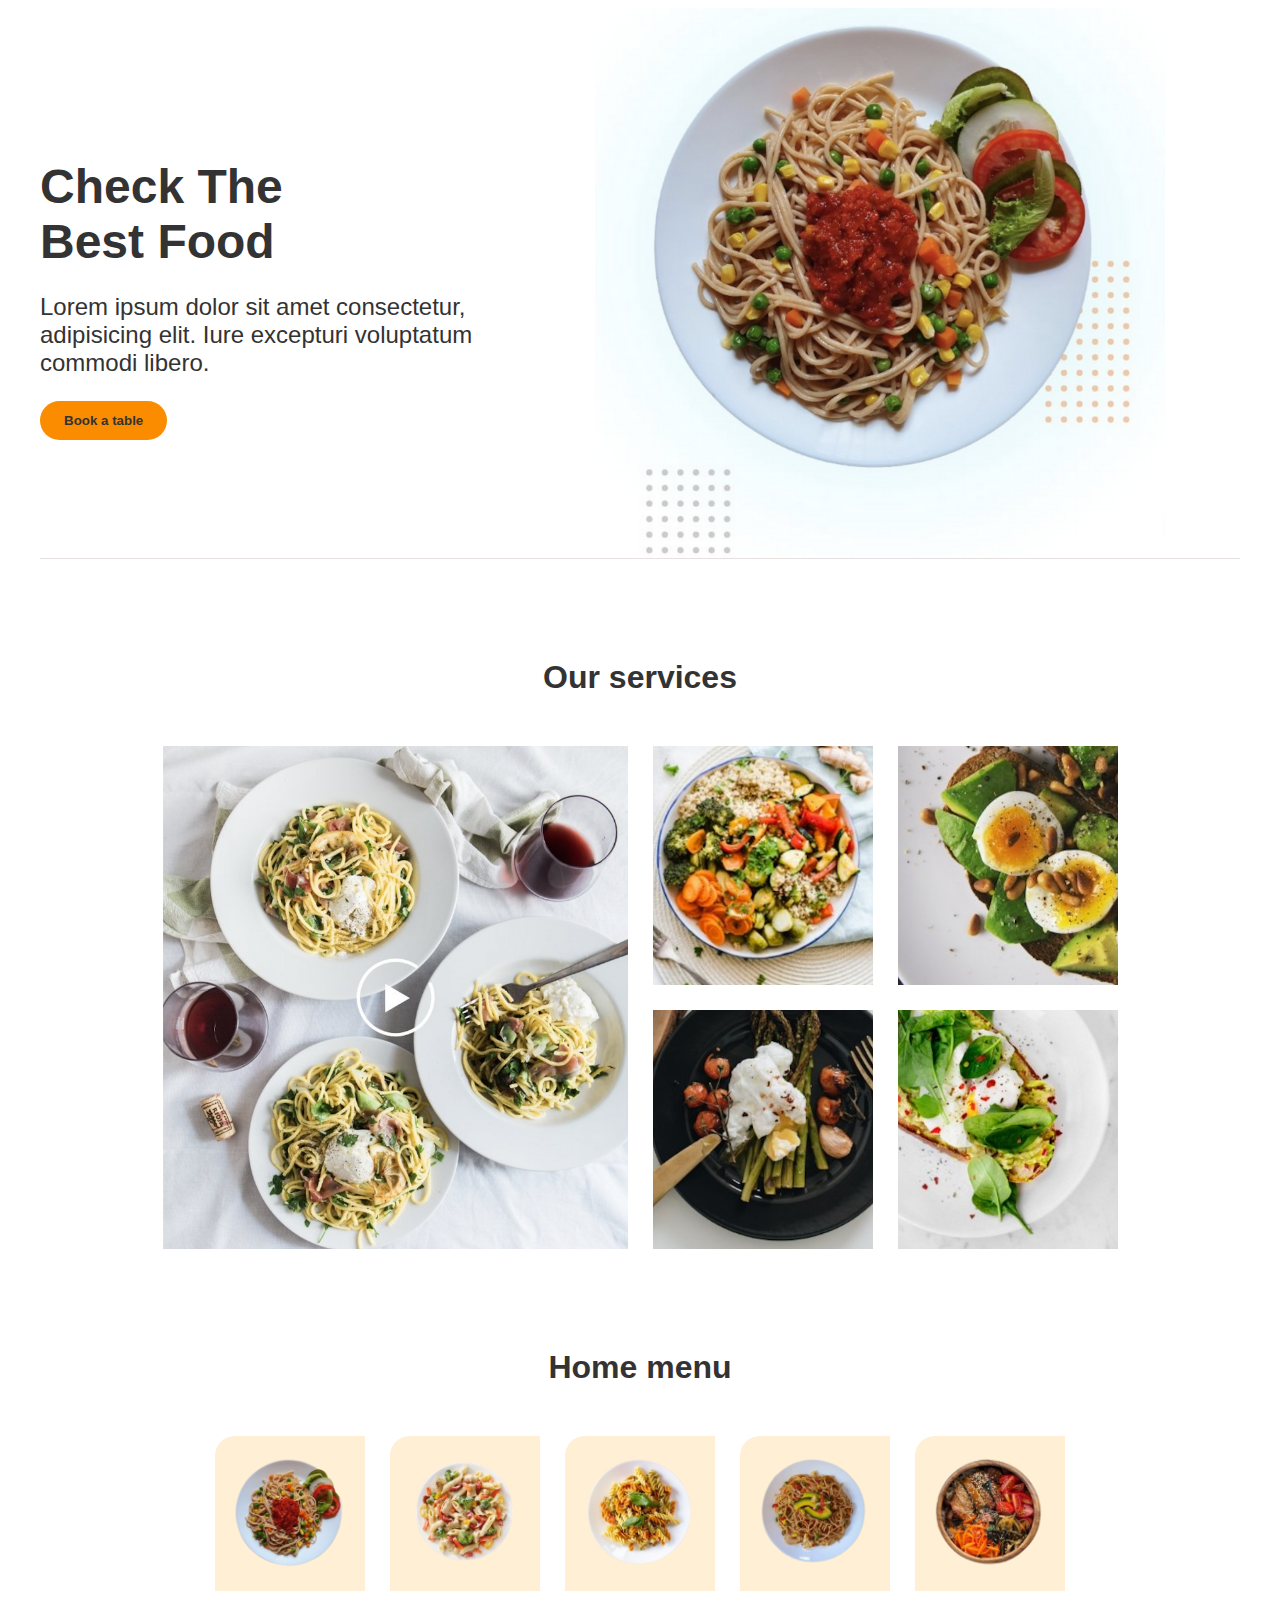
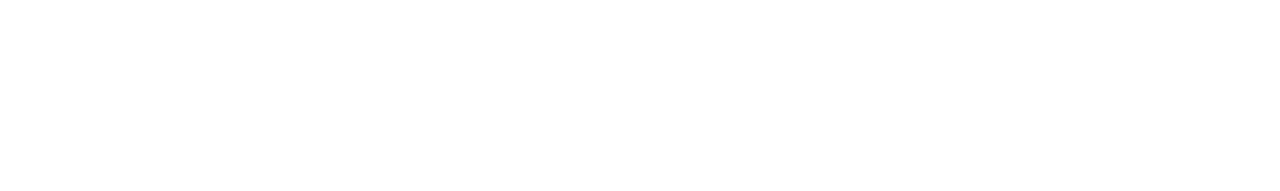
<file: proyecto/index.html>
<!DOCTYPE html>
<html lang="en">
<head>
    <meta charset="UTF-8">
    <meta http-equiv="X-UA-Compatible" content="IE=edge">
    <meta name="viewport" content="width=device-width, initial-scale=1.0">
    <link rel="stylesheet" href="./styles.css">
    <title>Proyecto</title>
</head>
<body>
    <main>
        <section class="hero">
            <div class="info">
                <h1 class="info-title">Check The<br> Best Food</h1>
                <p class="info-subtitle">Lorem ipsum dolor sit amet consectetur, adipisicing elit. Iure excepturi voluptatum commodi libero.</p>
                <button class="info-botton">Book a table</button>
            </div>
            <img class="hero-image" src="./imagenes/hero.png" alt="Plato de pasta con salsa y vegetales.">
        </section>
        <section class="dishes">
            <h2 class="dishes-title">Our services</h2>
            <div class="dishes-grid">
                <img class="dishes-item dishes-item_big " src="./imagenes/video.png" alt="Una mesa con platos de pasta.">
                <img class="dishes-item" src="./imagenes/dish1.png" alt="Bowl de vegetales">
                <img class="dishes-item" src="./imagenes/dish2.png" alt="Bowl de vegetales">
                <img class="dishes-item" src="./imagenes/dish3.png" alt="Bowl de vegetales">
                <img class="dishes-item" src="./imagenes/dish4.png" alt="Bowl de vegetales">
            </div>
        </section>
        <section class="menu">
            <h2 class="menu-title">Home menu</h2>
            <div class="menu-grid">
                <div class="menu-grid-item">
                    <img src="./imagenes/plate1.png" alt="Plato con pasta y vegetales">
                </div>
                <div class="menu-grid-item">
                    <img src="./imagenes/plate2.png" alt="Plato con pasta y vegetales">
                </div>
                <div class="menu-grid-item">
                    <img src="./imagenes/plate3.png" alt="Plato con pasta y vegetales">
                </div>
                <div class="menu-grid-item">
                    <img src="./imagenes/plate4.png" alt="Plato con pasta y vegetales">
                </div>
                <div class="menu-grid-item">
                    <img src="./imagenes/plate5.png" alt="Plato con pasta y vegetales">
                </div>
            </div>
        </section>
    </main>
</body>
</html>
</file>
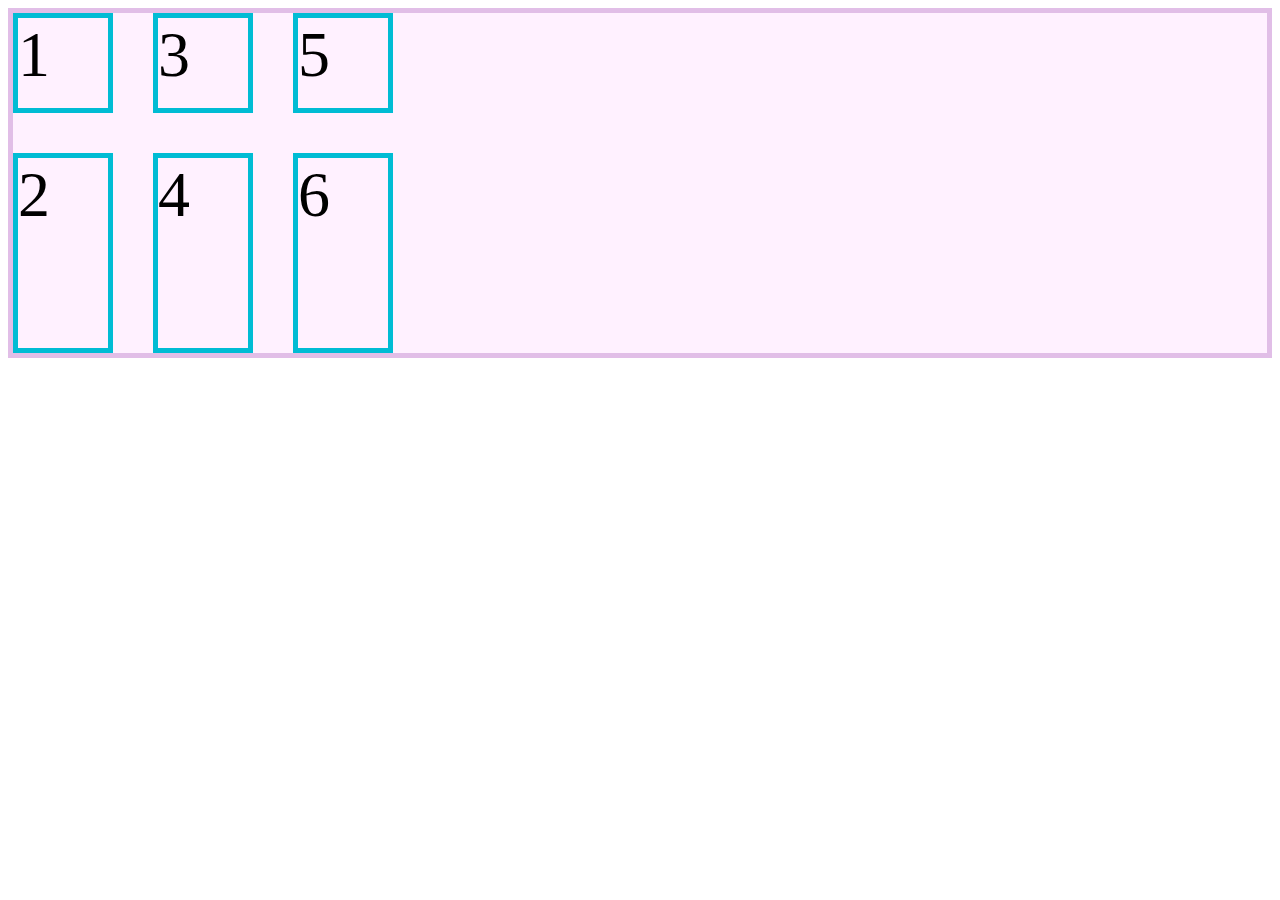
<file: clase3.html>
<!DOCTYPE html>
<html lang="en">
<head>
    <meta charset="UTF-8">
    <meta http-equiv="X-UA-Compatible" content="IE=edge">
    <meta name="viewport" content="width=device-width, initial-scale=1.0">
    <link rel="stylesheet" href="./clase3.css">
    <title>Grilla 1</title>
</head>
<body>
    <div class="contenedor">
        <div class="item">1</div>
        <div class="item">2</div>
        <div class="item">3</div>
        <div class="item">4</div>
        <div class="item">5</div>
        <div class="item">6</div>
    </div>
</body>
</html>
</file>
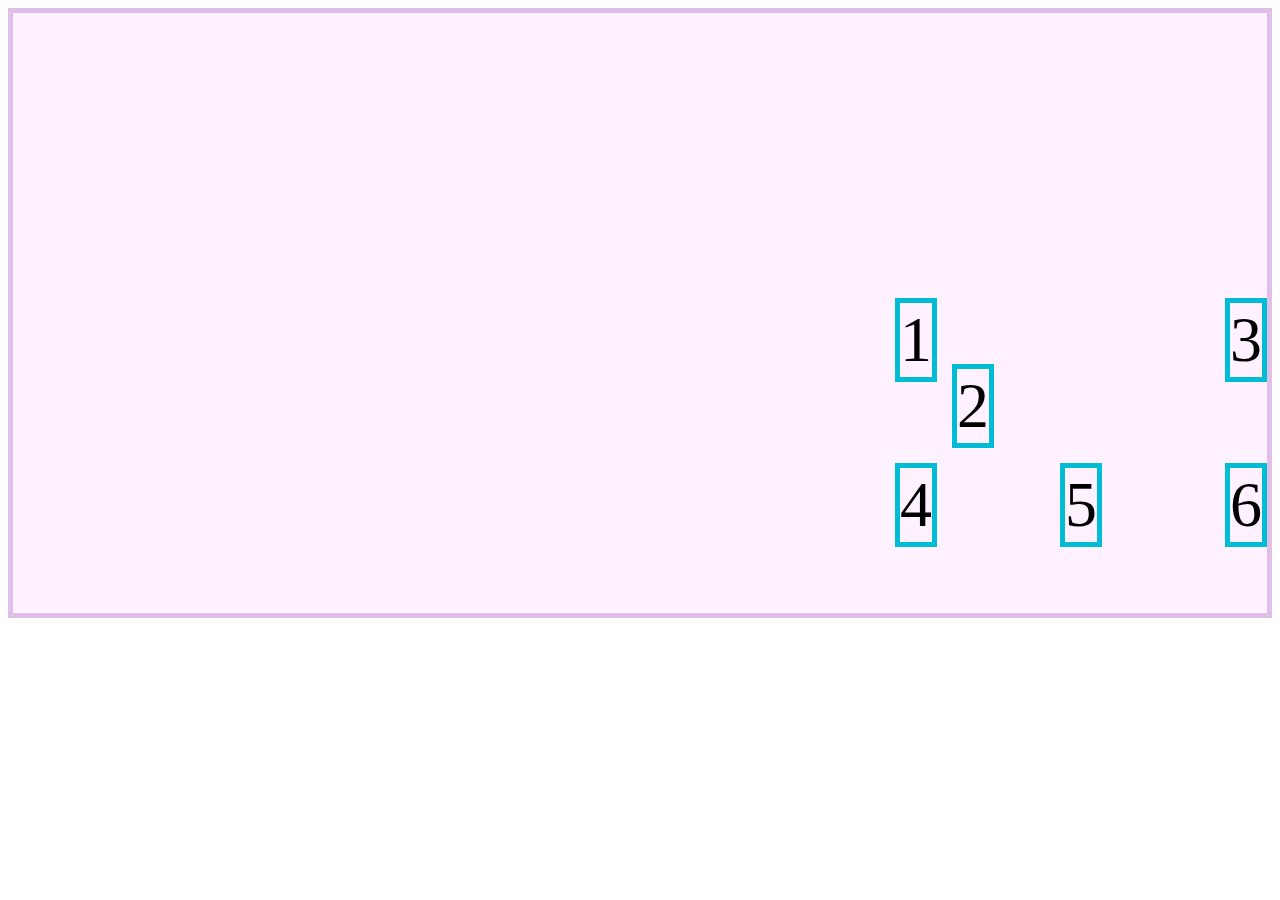
<file: clase4.html>
<!DOCTYPE html>
<html lang="en">
<head>
    <meta charset="UTF-8">
    <meta http-equiv="X-UA-Compatible" content="IE=edge">
    <meta name="viewport" content="width=device-width, initial-scale=1.0">
    <link rel="stylesheet" href="./clase4.css">
    <title>Alineación</title>
</head>
<body>
    <div class="contenedor">
        <div class="item">1</div>
        <div class="item item-2">2</div>
        <div class="item">3</div>
        <div class="item">4</div>
        <div class="item">5</div>
        <div class="item">6</div>
    </div>
</body>
</html>
</file>
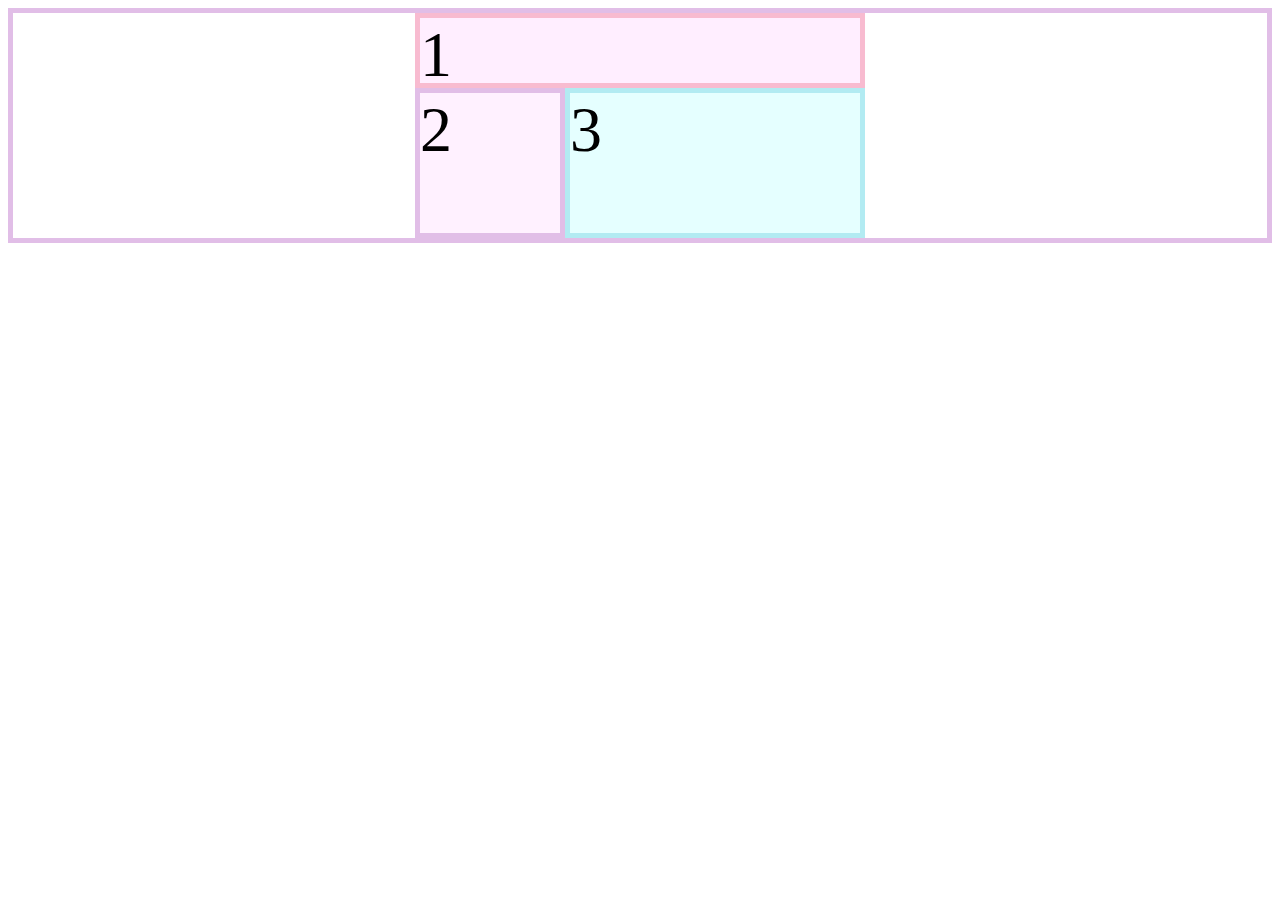
<file: clase5-2.html>
<!DOCTYPE html>
<html lang="en">
<head>
    <meta charset="UTF-8">
    <meta http-equiv="X-UA-Compatible" content="IE=edge">
    <meta name="viewport" content="width=device-width, initial-scale=1.0">
    <link rel="stylesheet" href="./clase5-2.css">
    <title>Practica 5-2 | Ubicación de los elementos</title>
</head>
<body>
    <div class="contenedor">
        <div class="item item-1">1</div>
        <div class="item item-2">2</div>
        <div class="item item-3">3</div>
    </div>
</body>
</html>
</file>
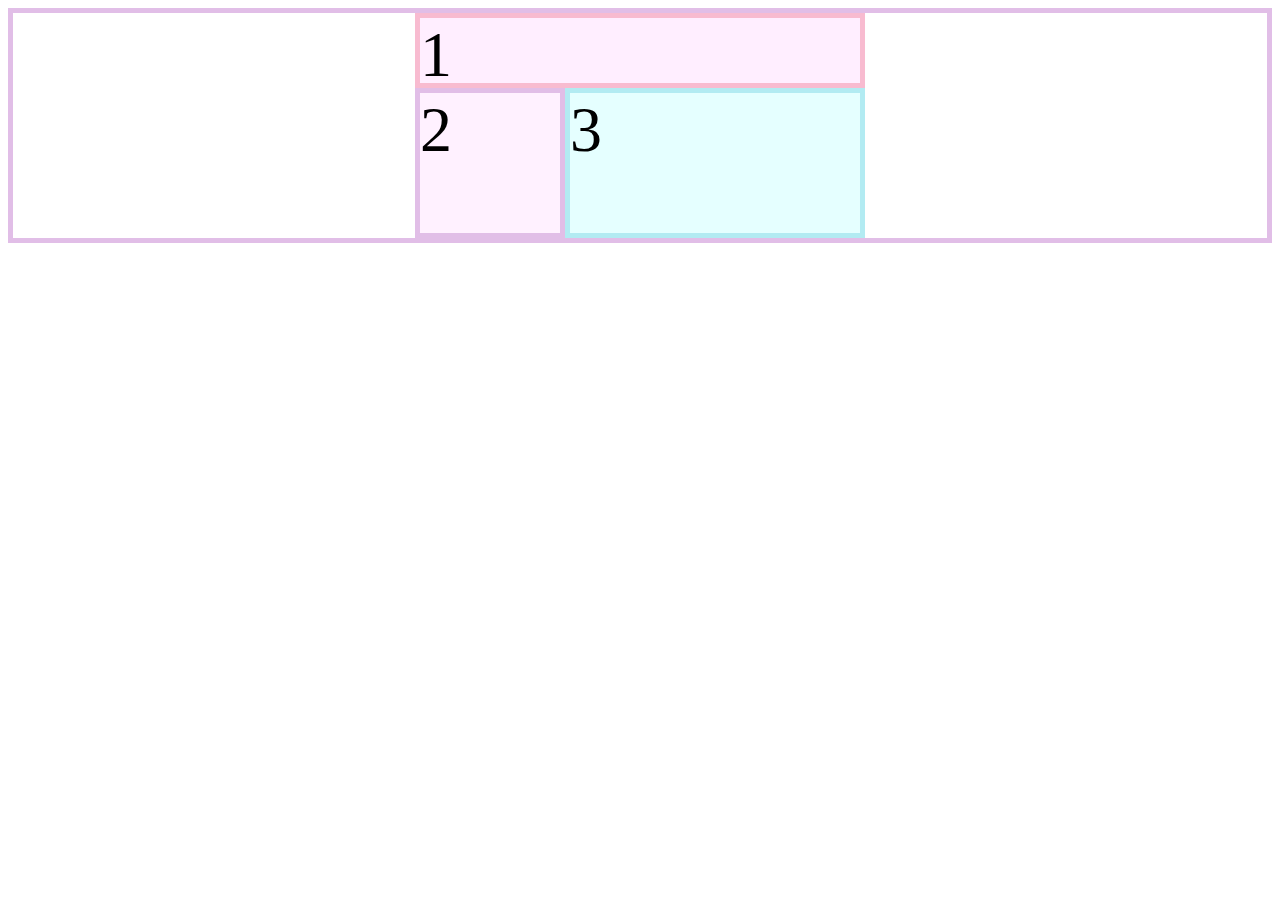
<file: clase5.html>
<!DOCTYPE html>
<html lang="en">
<head>
    <meta charset="UTF-8">
    <meta http-equiv="X-UA-Compatible" content="IE=edge">
    <meta name="viewport" content="width=device-width, initial-scale=1.0">
    <link rel="stylesheet" href="./clase5.css">
    <title>Practica 5 | Ubicación de los elementos</title>
</head>
<body>
    <div class="contenedor">
        <div class="item item-1">1</div>
        <div class="item item-2">2</div>
        <div class="item item-3">3</div>
    </div>
</body>
</html>
</file>
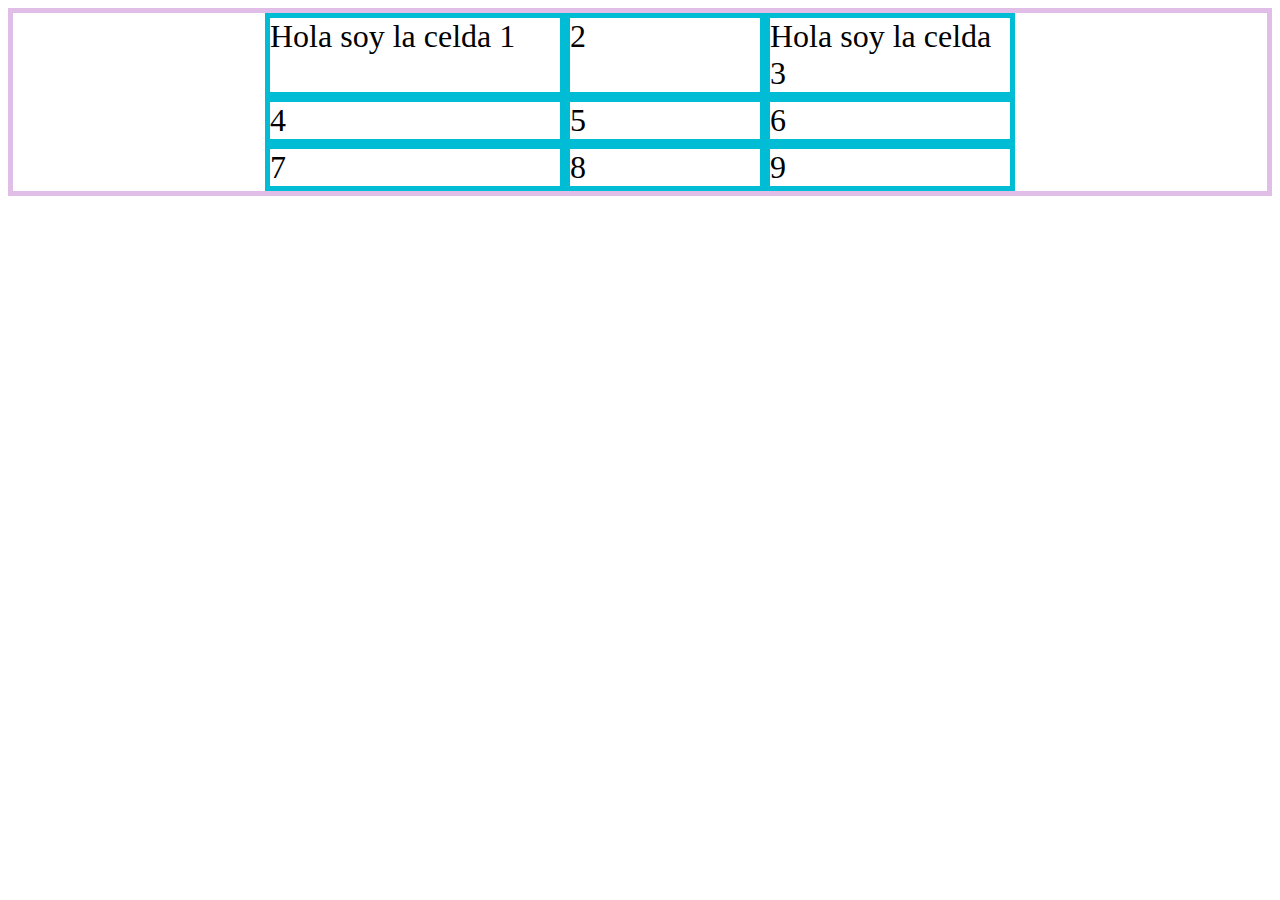
<file: clase6.html>
<!DOCTYPE html>
<html lang="en">
<head>
    <meta charset="UTF-8">
    <meta http-equiv="X-UA-Compatible" content="IE=edge">
    <meta name="viewport" content="width=device-width, initial-scale=1.0">
    <link rel="stylesheet" href="clase6.css">
    <title>Funciones especiales</title>
</head>
<body>
    <div class="contenedor">
        <div class="item item-1">Hola soy la celda 1</div>
        <div class="item item-2">2</div>
        <div class="item item-3">Hola soy la celda 3</div>
        <div class="item item-4">4</div>
        <div class="item item-5">5</div>
        <div class="item item-6">6</div>
        <div class="item item-7">7</div>
        <div class="item item-8">8</div>
        <div class="item item-9">9</div>
    </div>
</body>
</html>
</file>
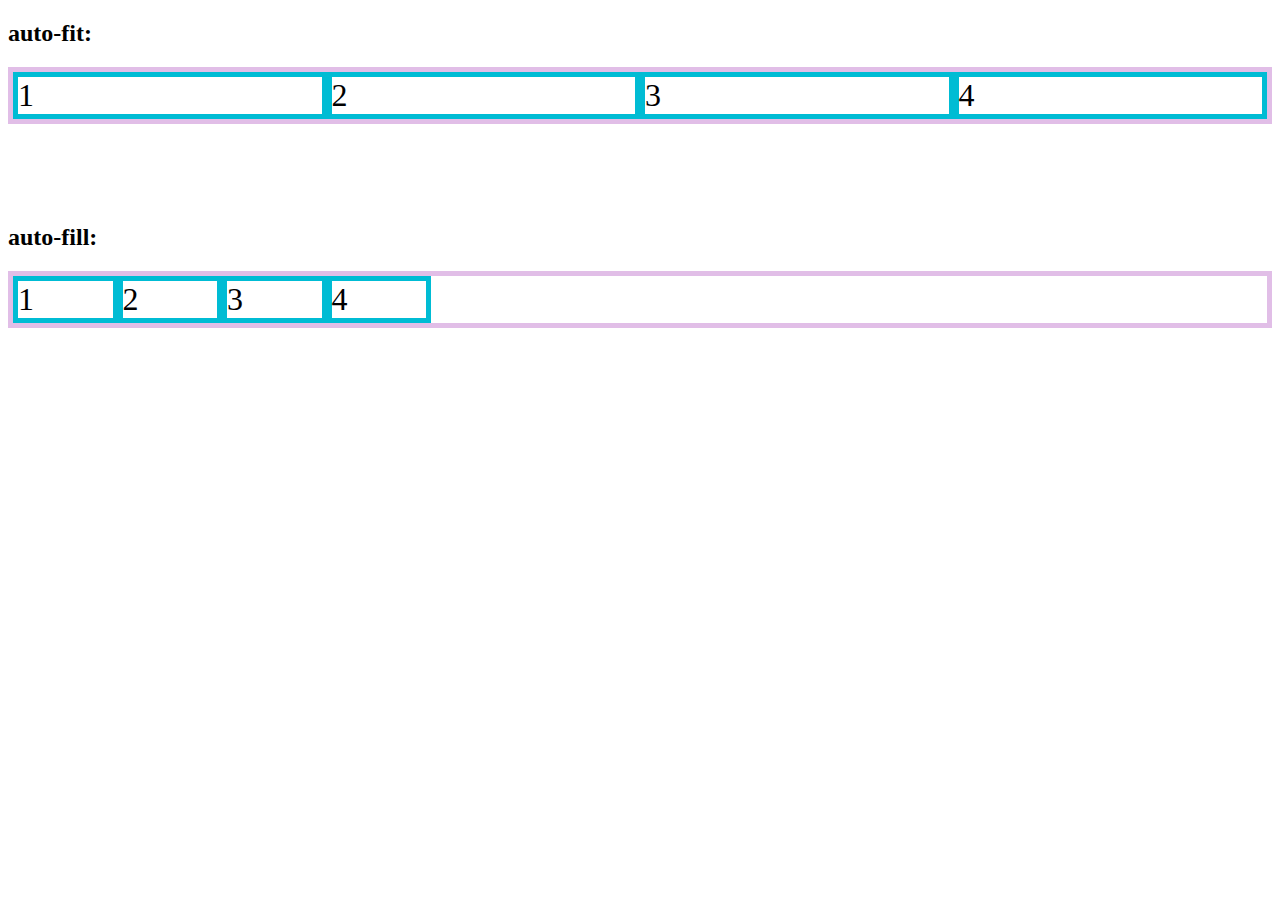
<file: clase7-2.html>
<!DOCTYPE html>
<html lang="en">
<head>
    <meta charset="UTF-8">
    <meta http-equiv="X-UA-Compatible" content="IE=edge">
    <meta name="viewport" content="width=device-width, initial-scale=1.0">
    <link rel="stylesheet" href="clase7-2.css">
    <title>kewords especiales</title>
</head>
<body>
    <h2>auto-fit:</h2>
    <div class="contenedor">
        <div class="item item-1">1</div>
        <div class="item item-2">2</div>
        <div class="item item-3">3</div>
        <div class="item item-4">4</div>
    </div>
    <h2>auto-fill:</h2>
    <div class="contenedor-2">
        <div class="item item-1">1</div>
        <div class="item item-2">2</div>
        <div class="item item-3">3</div>
        <div class="item item-4">4</div>
    </div>
</body>
</html>
</file>
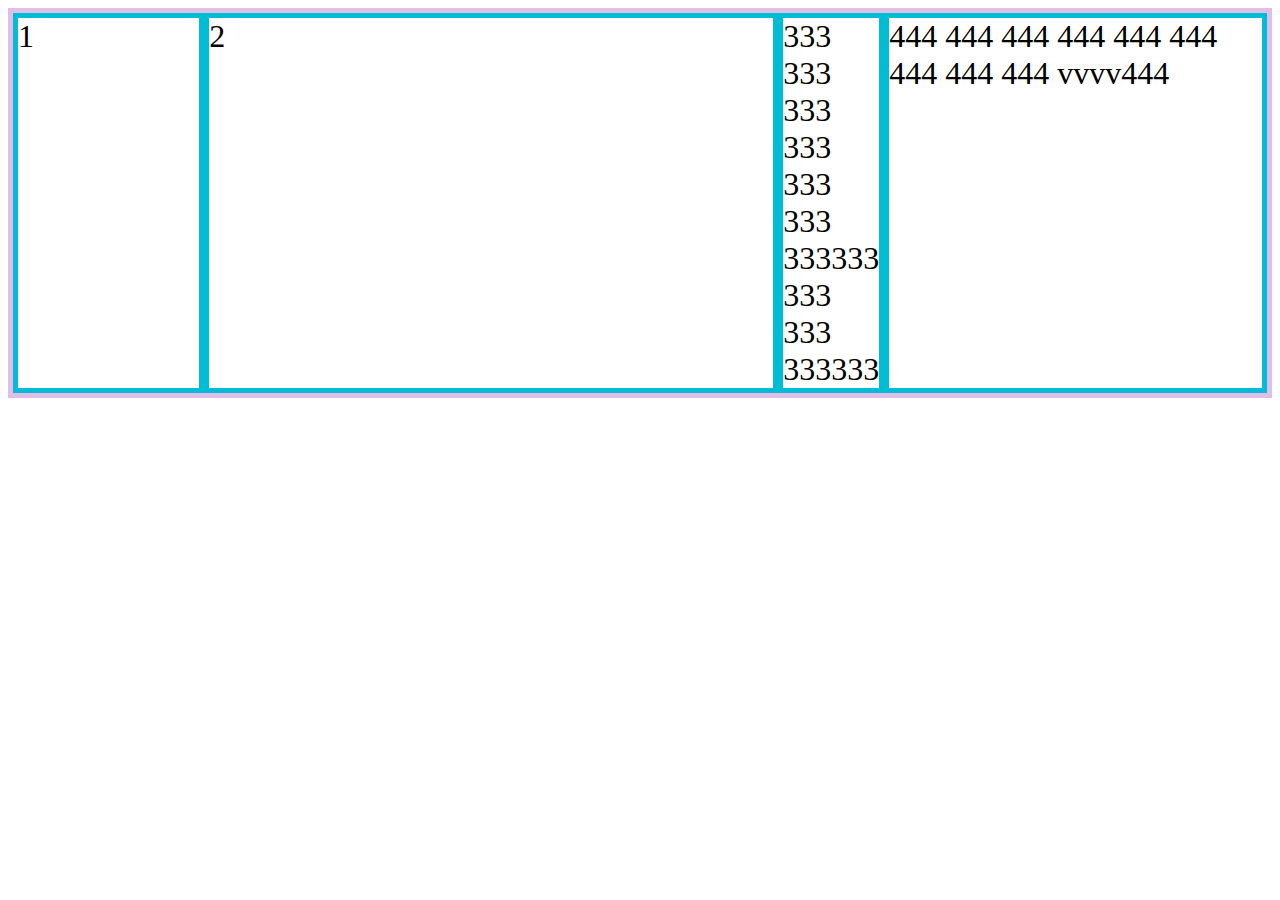
<file: clase7.html>
<!DOCTYPE html>
<html lang="en">
<head>
    <meta charset="UTF-8">
    <meta http-equiv="X-UA-Compatible" content="IE=edge">
    <meta name="viewport" content="width=device-width, initial-scale=1.0">
    <link rel="stylesheet" href="clase7.css">
    <title>kewords especiales</title>
</head>
<body>
    <div class="contenedor">
        <div class="item item-1">1</div>
        <div class="item item-2">2</div>
        <div class="item item-3">333 333 333 333 333 333 333333 333 333 333333 </div>
        <div class="item item-4">444 444 444 444 444 444 444 444 444 vvvv444 </div>
    </div>
</body>
</html>
</file>
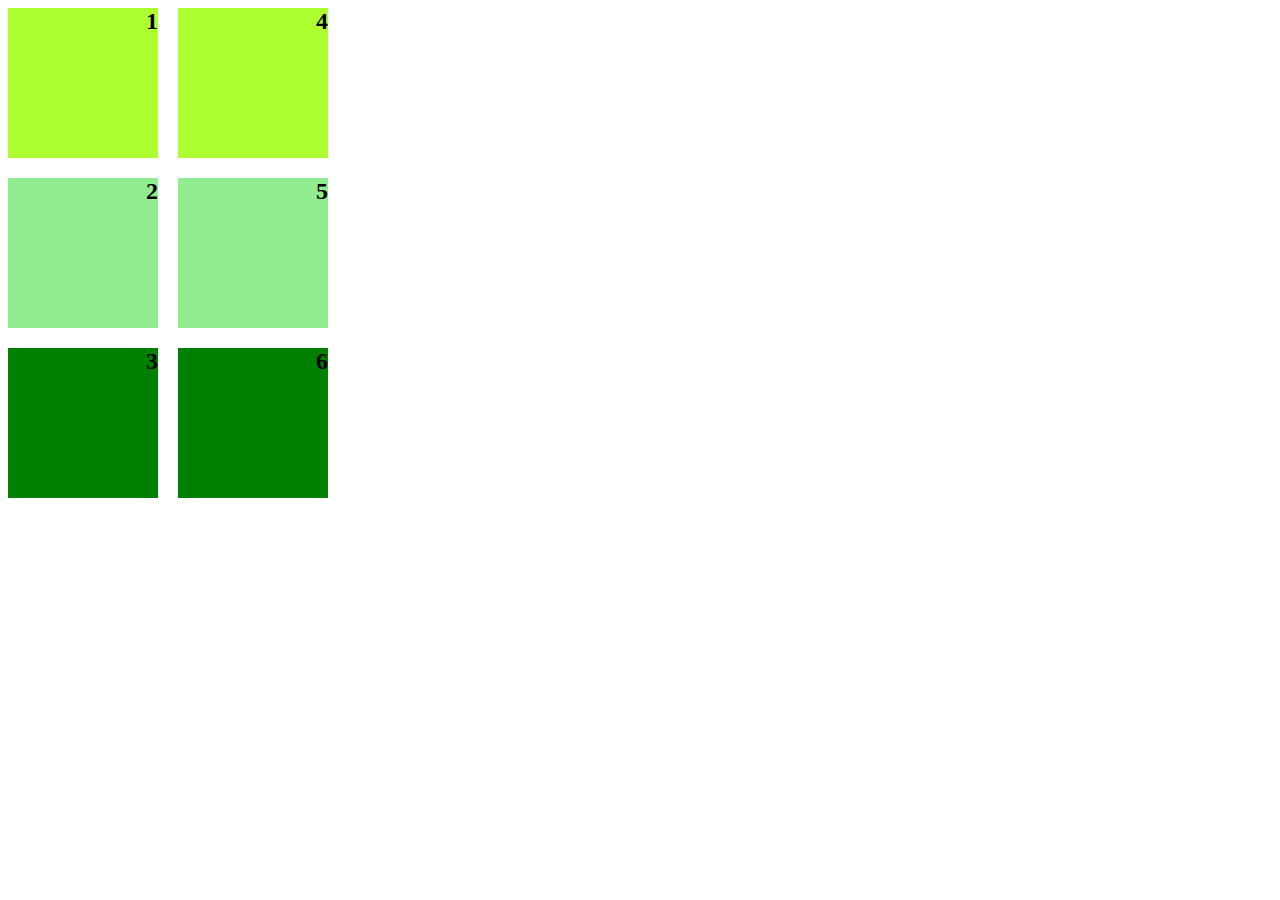
<file: reto-clase3.html>
<!DOCTYPE html>
<html lang="en">
<head>
    <meta charset="UTF-8">
    <meta http-equiv="X-UA-Compatible" content="IE=edge">
    <meta name="viewport" content="width=device-width, initial-scale=1.0">
    <link rel="stylesheet" href="./reto-clase3.css">
    <title>Reto Clase 3</title>
</head>
<body>
    <div class="contenedor">
        <div class="item item-1">1</div>
        <div class="item item-2">2</div>
        <div class="item item-3">3</div>
        <div class="item item-4">4</div>
        <div class="item item-5">5</div>
        <div class="item item-6">6</div>
    </div>
</body>
</html>
</file>
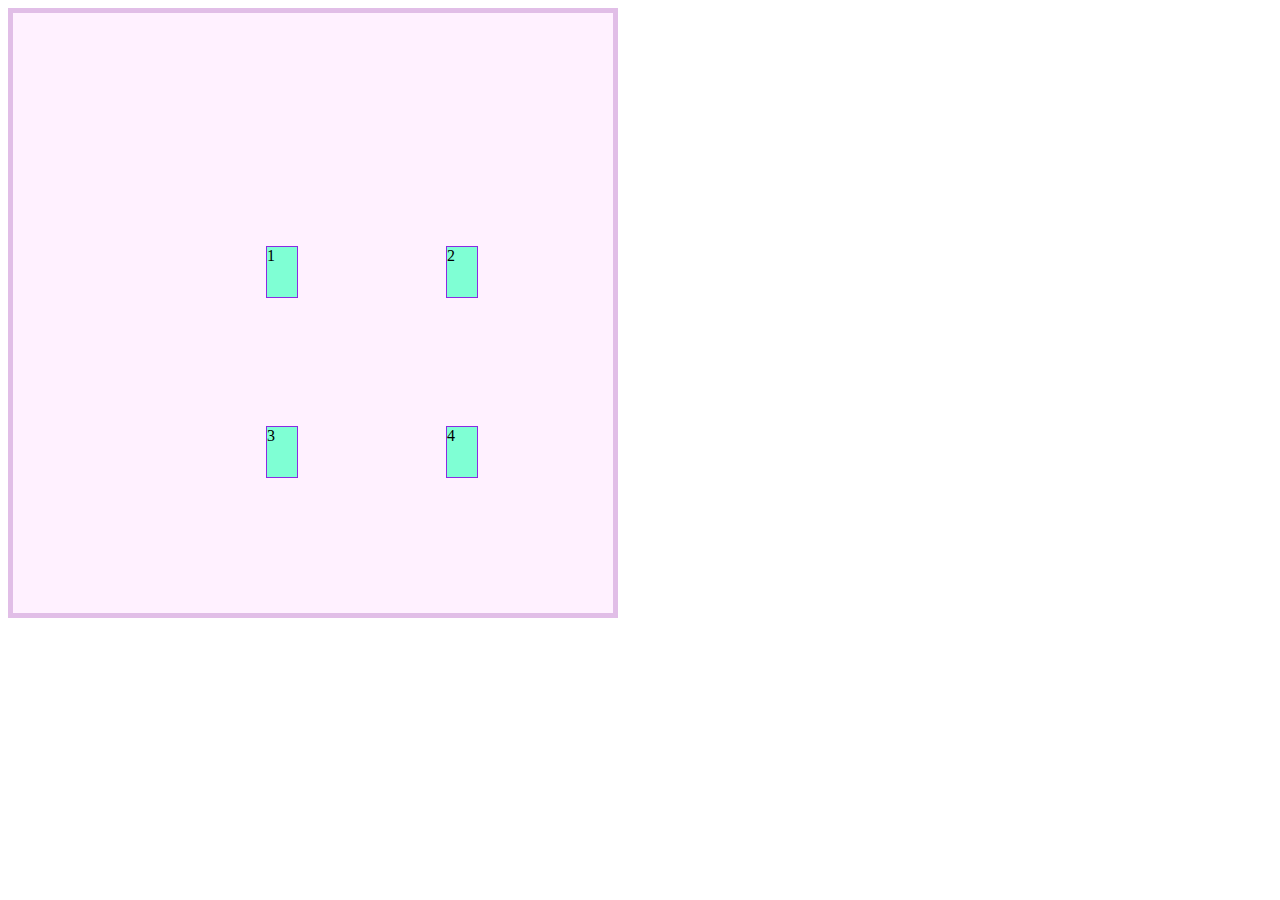
<file: reto-clase4.html>
<!DOCTYPE html>
<html lang="en">
<head>
    <meta charset="UTF-8">
    <meta http-equiv="X-UA-Compatible" content="IE=edge">
    <meta name="viewport" content="width=device-width, initial-scale=1.0">
    <link rel="stylesheet" href="reto-clase4.css">
    <title>Reto clase 4</title>
</head>
<body>
    <body>
        <div class="contenedor">
            <div class="item">1</div>
            <div class="item">2</div>
            <div class="item">3</div>
            <div class="item">4</div>

        </div>
    </body>
</body>
</html>
</file>
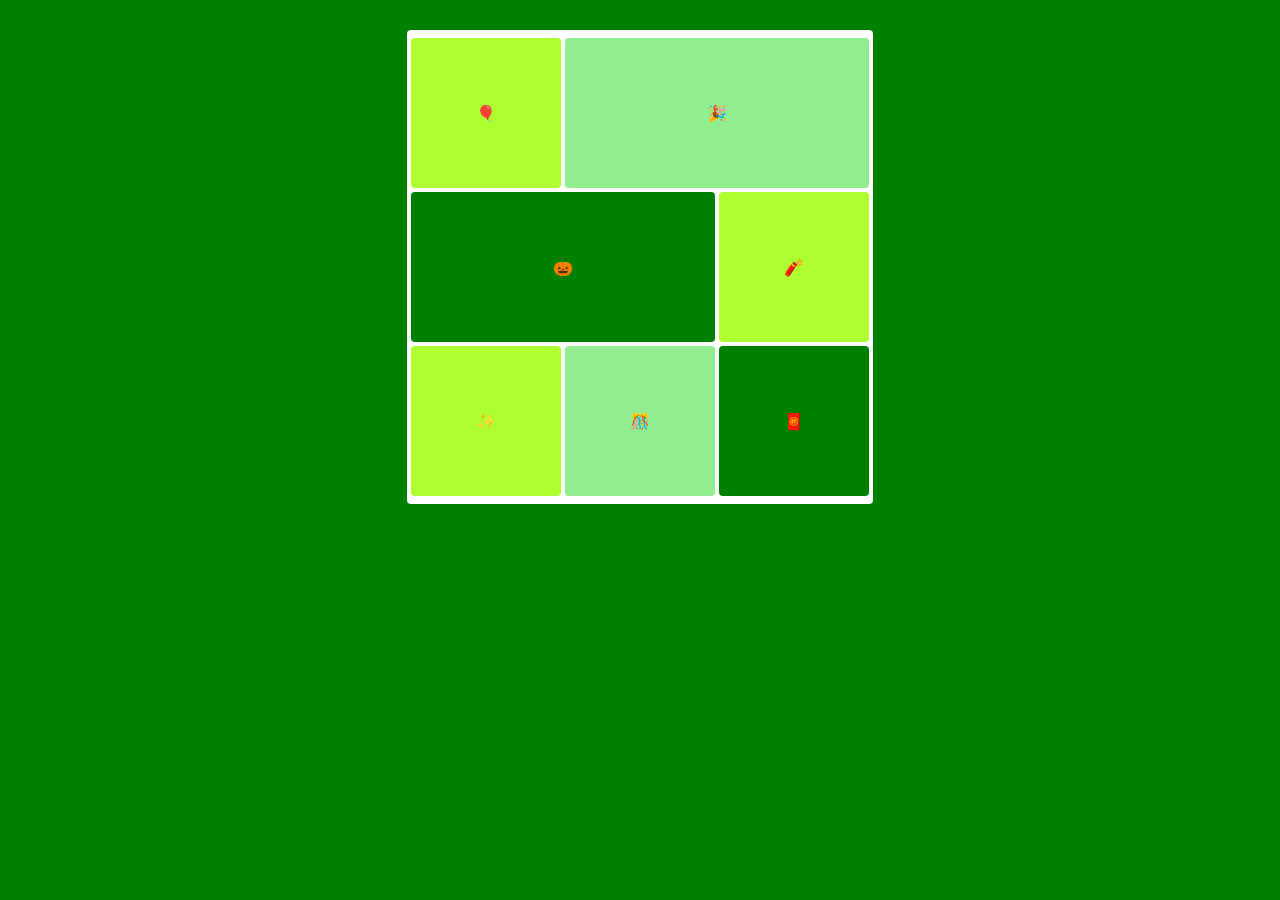
<file: reto-clase5.html>
<!DOCTYPE html>
<html lang="en">
<head>
    <meta charset="UTF-8">
    <meta http-equiv="X-UA-Compatible" content="IE=edge">
    <meta name="viewport" content="width=device-width, initial-scale=1.0">
    <link rel="stylesheet" href="./reto-clase5.css">
    <title>Reto práctica 5 | Ubicación</title>
</head>
<body>
    <div class="contenedor">
        <div class="item item-1"><span>🎈</span></div>
        <div class="item item-2"><span>🧨</span></div>
        <div class="item item-3"><span>✨</span></div>
        <div class="item item-4"><span>🎉</span></div>
        <div class="item item-5"><span>🎊</span></div>
        <div class="item item-6"><span>🎃</span></div>
        <div class="item item-7"><span>🧧</span></div>
    </div>
</body>
</html>
</file>
<file: proyecto/styles.css>
*{
    font-family: 'Roboto', sans-serif;
}

main {
    max-width: 1200px;
    margin: 0 auto;
}
.hero {
    display: grid;
    grid-template-columns: 2fr 3fr;
    grid-auto-rows: 550px;
    border-bottom: 1px solid rgb(230, 224, 224);
}
.hero-image {
    width: 100%;
    height: 100%;
    object-fit: contain;
}
.info {
    align-self: center;
}
.info-title {
    color: #333;
    font-size: 3rem;
    margin-bottom: 24px;
}
.info-subtitle {
    color: #333;
    font-size: 1.5rem;
    margin-bottom: 24px;
}
.info-botton {
    border: none;
    border-radius: 20px;
    color: #333;
    background-color: #fb8c00;
    font-weight: bolder;
    padding: 12px 24px;
}
.dishes {
    margin: 100px 0;
}

.dishes-title{
    color: #333;
    font-weight: bold;
    text-align: center;
    margin-bottom: 50px;
    font-size: 2rem;
}

.dishes-grid{
    display: grid;
    grid-template-columns: repeat(4, minmax(150px, 220px));
    grid-auto-rows: 1fr;
    gap: 25px;
    justify-content: center;
}
.dishes-item {
    width: 100%;
    height: 100%;
    object-fit: cover;
}
.dishes-item_big {
    grid-area: 1 / 1 / 3 / 3;
}
.menu {
    margin-bottom: 200px;
}
.menu-title {
    font-size: 2rem;
    color: #333;
    font-weight: bolder;
    text-align: center;
    margin-bottom: 50px;
}
.menu-grid {
    display: grid;
    gap: 25px;
    justify-content: center;
    grid-template-columns: repeat(5, minmax(100px, 150px));
}
.menu-grid-item {
    background-color: papayawhip;
    padding: 15px;
    border-top-left-radius : 20px;
}
.menu-grid-item img{
    width: 100%;
    height: 100%;
    object-fit: contain;
}
</file>
<file: clase3.css>
.contenedor {
    border: 5px solid #e1bee7;
    background-color: #fff1ff;
    display: grid;
    /* grid-template-columns: 100px 200px 300px; */
    /* grid-template-rows: 150px 250px; */
    /* grid-auto-rows: 150px; */
    grid-template-rows: 100px 200px;
    grid-auto-columns: 100px;
    grid-auto-flow: column;
    gap: 40px;
}
.item {
    border: 5px solid #00bcd4;
    font-size: 4rem;
}
</file>
<file: clase4.css>
.contenedor {
    border: 5px solid #e1bee7;
    background-color: #fff1ff;
    display: grid;
    height: 600px;
    grid-template-columns: 150px 150px 150px;
    grid-auto-rows: 150px;
    gap: 15px;
    /*Alineacion de los elementos de la grilla*/
    justify-items: end;
    align-items: start;
    /* Alinación de toda la grilla */
    justify-content: end;
    align-content: end;
}
.item {
    border: 5px solid #00bcd4;
    font-size: 4rem;    

}
/**/
.item-2{
    justify-self: start;
    align-self: end;
}
</file>
<file: clase5-2.css>
.contenedor{
    border: 5px solid #e1bee7;
    background-color: white;
    display: grid;
    grid-template-columns: repeat(3, 150px);
    grid-template-rows: repeat(3, 75px);
    grid-template-areas: 
        "header header header"
        "side main main"
        "side main main";
    place-content: center;
}

.item {
    font-size: 4rem;
}

.item-1 {
    border: 5px solid #f8bbd0;
    background-color: #ffeeff;
    grid-area: header;
}

.item-2{
    border: 5px solid #e1bee7;
    background-color: #fff1ff;
    grid-area: side;
}

.item-3{
    border: 5px solid #b2ebf2;
    background-color: #e5ffff;
    grid-area: main;
}
</file>
<file: clase5.css>
.contenedor{
    border: 5px solid #e1bee7;
    background-color: white;
    display: grid;
    grid-template-columns: repeat(3, 150px);
    grid-template-rows: repeat(3, 75px);
    place-content: center;
}

.item {
    font-size: 4rem;
}

.item-1 {
    border: 5px solid #f8bbd0;
    background-color: #ffeeff;
    grid-column: 1 / 4;
}

.item-2{
    border: 5px solid #e1bee7;
    background-color: #fff1ff;
    grid-row: 2 / 4;
}

.item-3{
    border: 5px solid #b2ebf2;
    background-color: #e5ffff;
    grid-area: 2 / 2 / 4 / 4;
}
</file>
<file: clase6.css>
.contenedor{
    border: 5px solid #e1bee7;
    background-color: white;
    display: grid;
    grid-template-columns: minmax(30px, 300px) 200px minmax(60px, 250px);
    grid-template-rows: repeat(3, auto);
    place-content: center;
}

.item {
    border: 5px solid #00bcd4;
    font-size: 2rem;
}
</file>
<file: clase7-2.css>
.contenedor{
    border: 5px solid #e1bee7;
    background-color: white;
    margin-bottom: 100px;
    display: grid;
    grid-template-columns: repeat(auto-fit, minmax(100px, 1fr));

}
.contenedor-2{
    border: 5px solid #e1bee7;
    background-color: white;
    
    display: grid;
    grid-template-columns: repeat(auto-fill, minmax(100px, 1fr));
}
.item {
    border: 5px solid #00bcd4;
    font-size: 2rem;
}
</file>
<file: clase7.css>
.contenedor{
    border: 5px solid #e1bee7;
    background-color: white;
    display: grid;
    grid-template-columns: 1fr 3fr min-content 2fr;
}

.item {
    border: 5px solid #00bcd4;
    font-size: 2rem;
}
</file>
<file: reto-clase3.css>
.contenedor{
    display: grid;
    grid-template-rows: 150px 150px 150px;
    grid-auto-columns: 150px;
    grid-auto-flow: column;
    gap: 20px;
}

.item-1, .item-4{
   /*  width: 150px;
    height: 150px; */
    background-color: greenyellow;
    text-align: end;
    font-size: 24px;
    font-weight: bolder;
}
.item-2, .item-5{
    /*  width: 150px;
     height: 150px; */
     background-color: lightgreen;
     text-align: end;
     font-size: 24px;
     font-weight: bolder;
 }

 .item-3, .item-6{
    /*  width: 150px;
     height: 150px; */
     background-color: green;
     text-align: end;
     font-size: 24px;
     font-weight: bolder;
 }
</file>
<file: reto-clase4.css>
.contenedor {
    background-color: #fff1ff;
    border: 5px solid #e1bee7;
    width: 600px;
    height: 600px;

    display: grid;
    grid-template: 150px 150px / 150px 150px;
    justify-items: end;
    align-items: end;
    justify-content: center;
    align-content: center;
    gap: 30px;
}

.item{
    background-color: aquamarine;
    border: 1px solid blueviolet;
    width: 30px;
    height: 50px;
}
</file>
<file: reto-clase5.css>
body{
    background-color: green;
    margin: 0px;
    padding: 30px;

    display: flex;
    justify-content: center;
}
.contenedor {
    width: 450px;
    padding: 8px;
    background-color: white; 
    border-radius: 4px;

    display: grid;
    grid-template: repeat(3, 150px)/ repeat(3, 150px);
    grid-template-areas: 
        "logo menu menu"
        "main main aside"
        "footer-1 footer-2 footer-3";
    place-content: center;
    gap: 4px;
}

.item {
    width: 100%;
    height: 100%;
    border-radius: 4px;
    display: flex;
    justify-content: center;
    align-items: center;
}
.item-1{
    background-color: greenyellow;
    grid-area: logo;
    
}
.item-2{
    background-color: greenyellow;
    grid-area: aside;
}
.item-3{
    background-color: greenyellow;
    grid-area: footer-1;
}
.item-4{
    background-color: lightgreen;
    grid-area: menu;
}
.item-5{
    background-color: lightgreen;
    grid-area: footer-2;
}
.item-6{
    background-color: green;
    grid-area: main;
}
.item-7{
    background-color: green;
    grid-area: footer-3;
}
</file>
